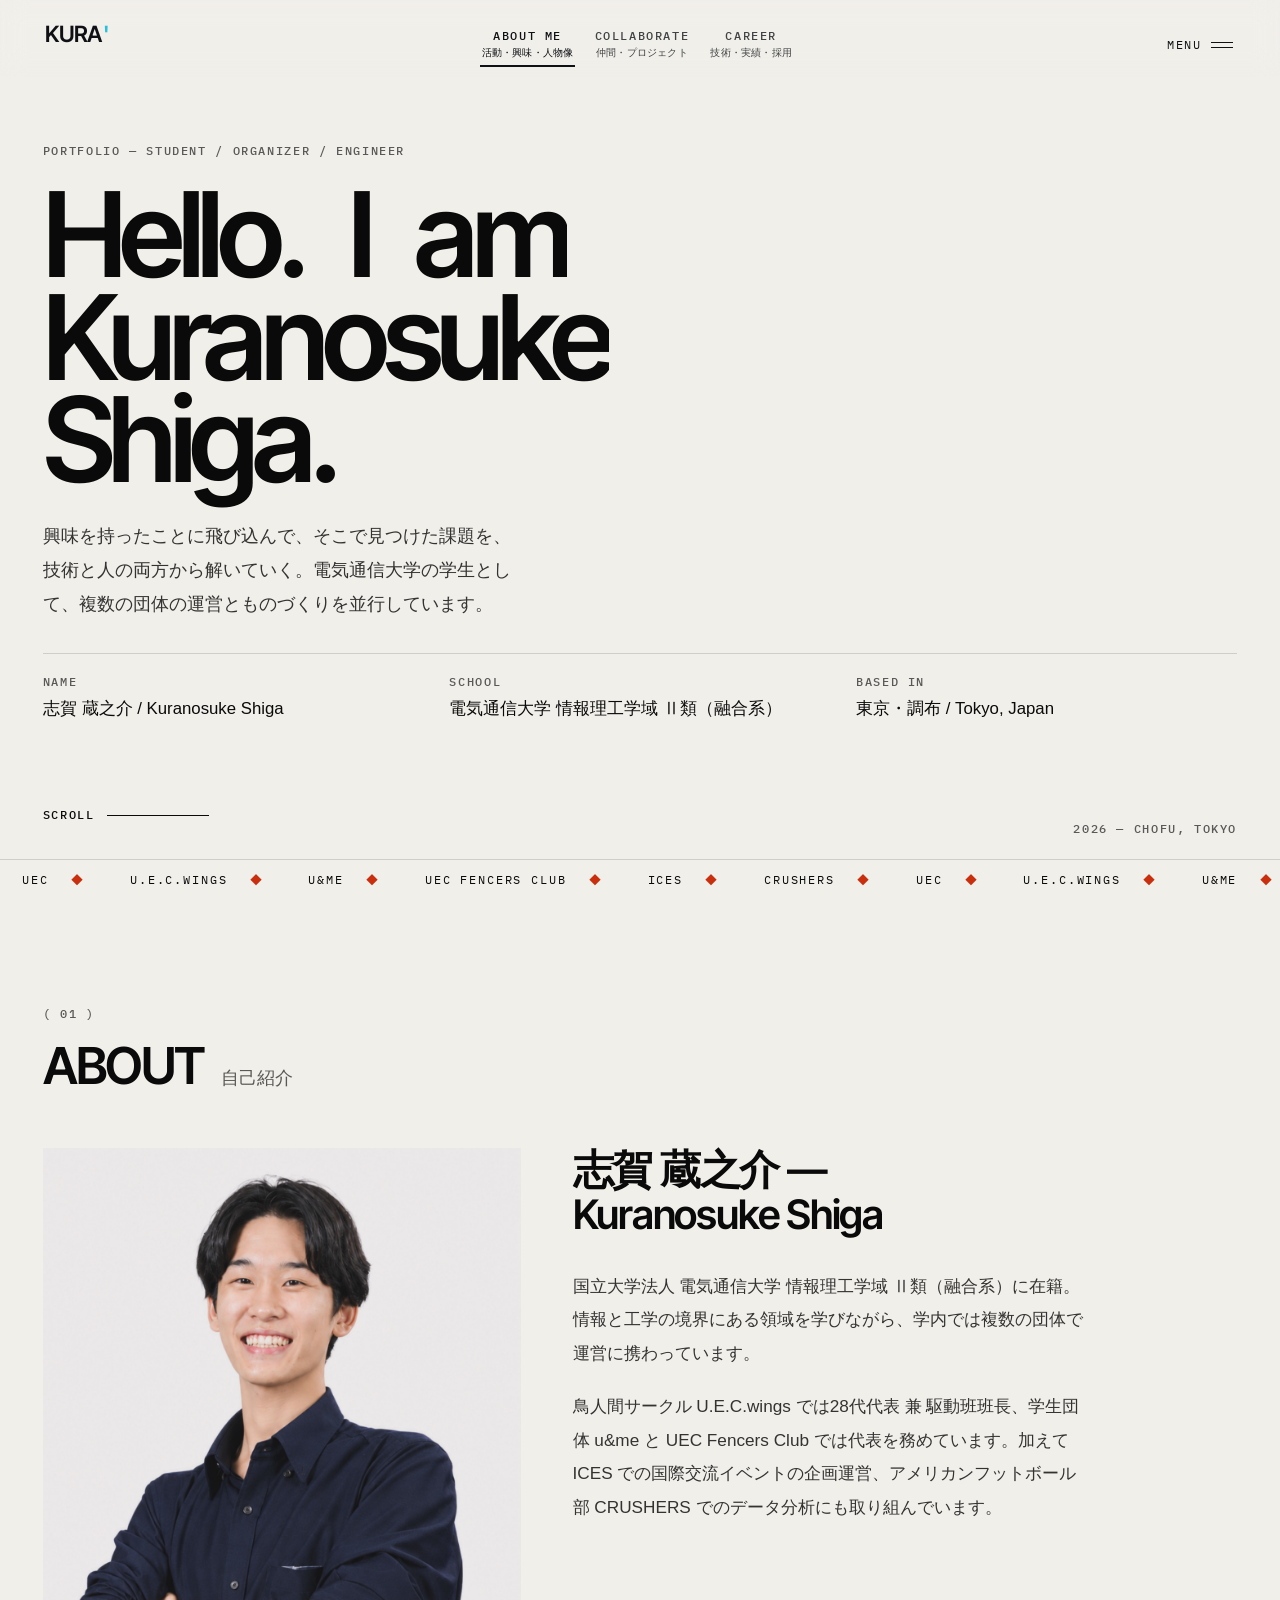
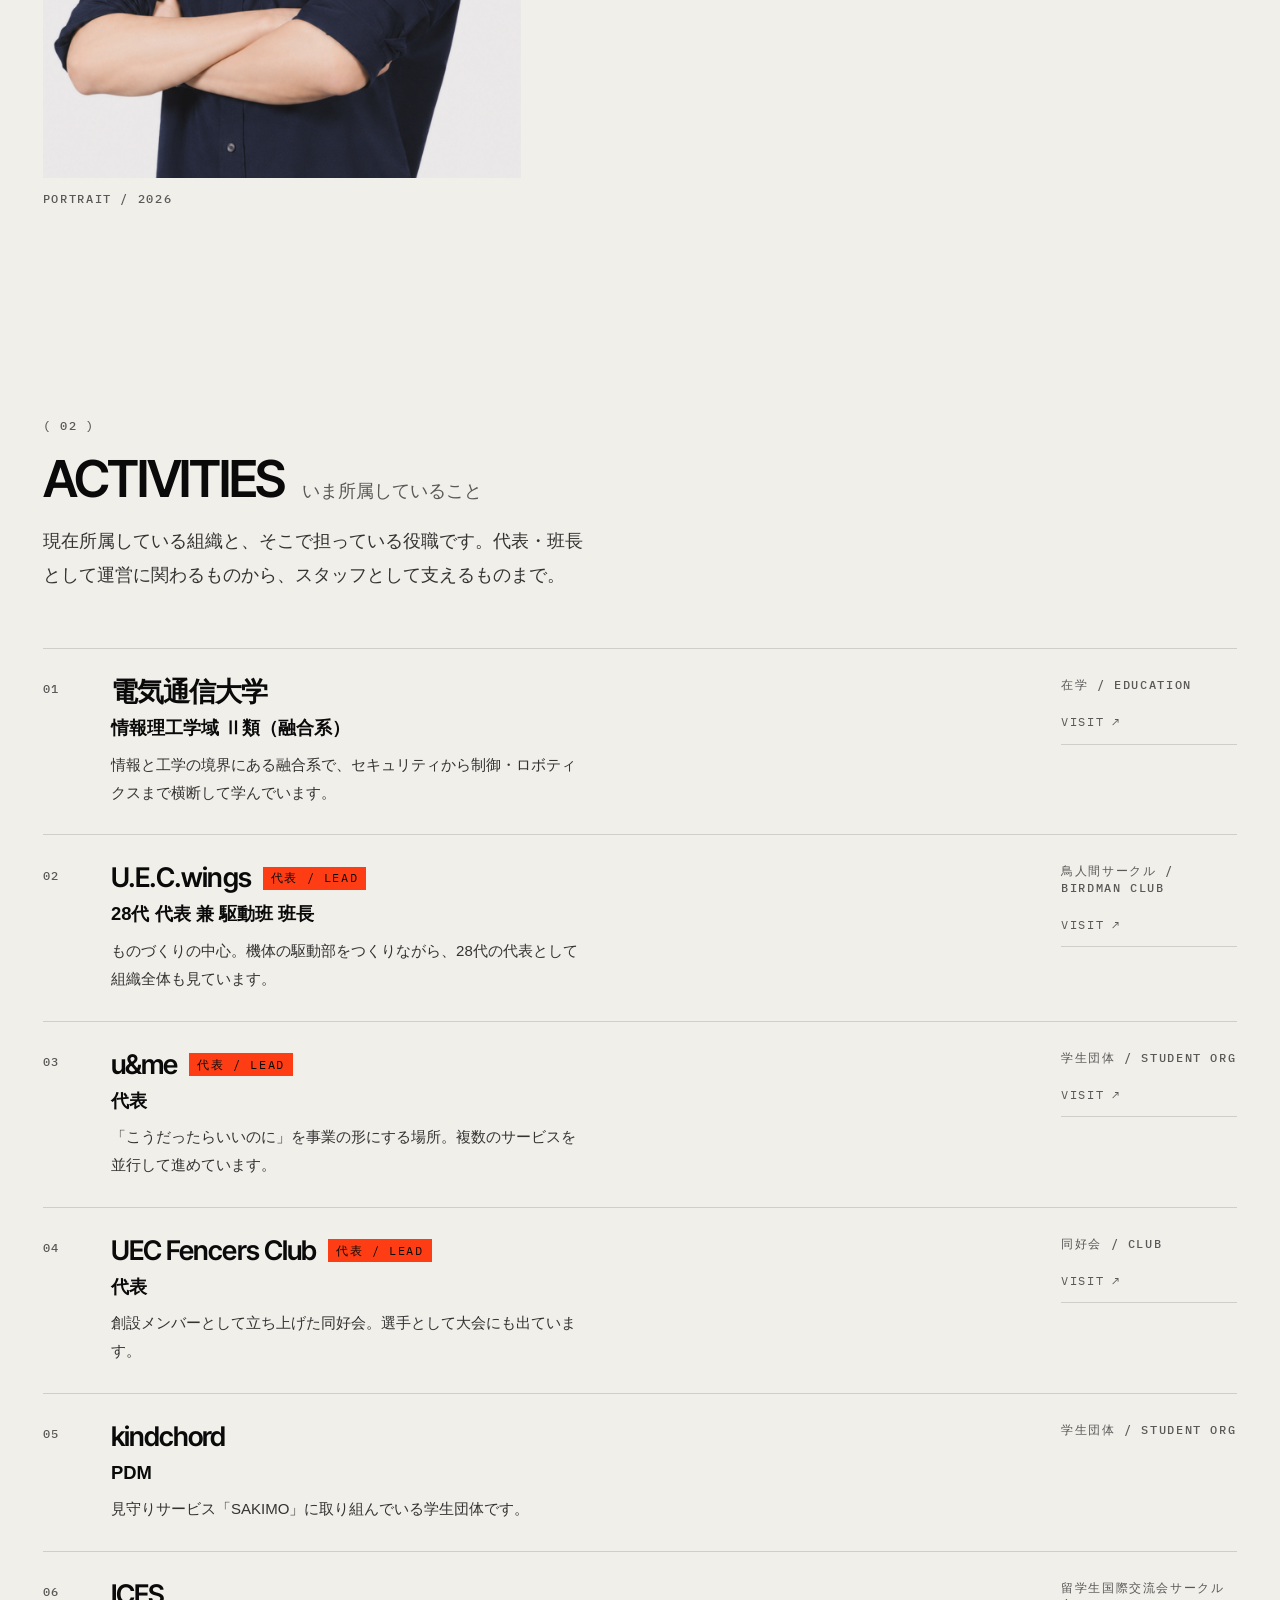
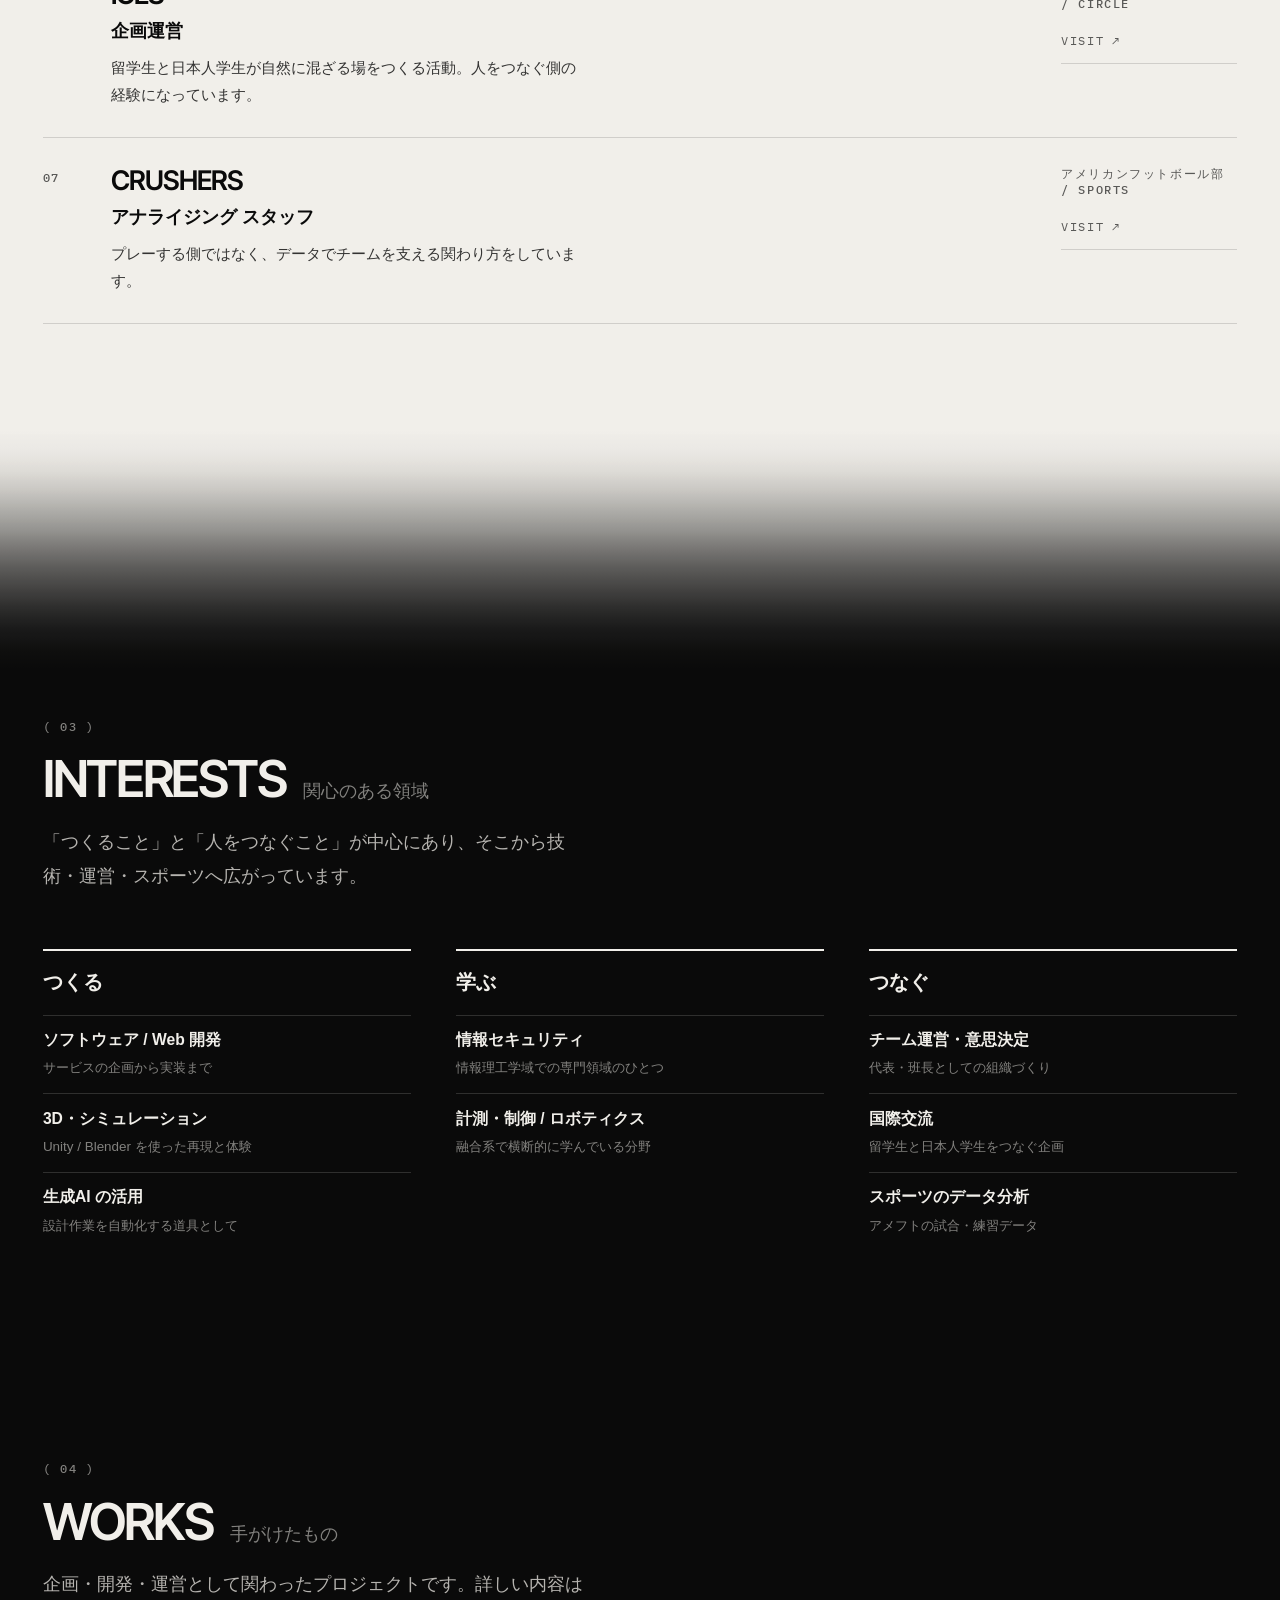
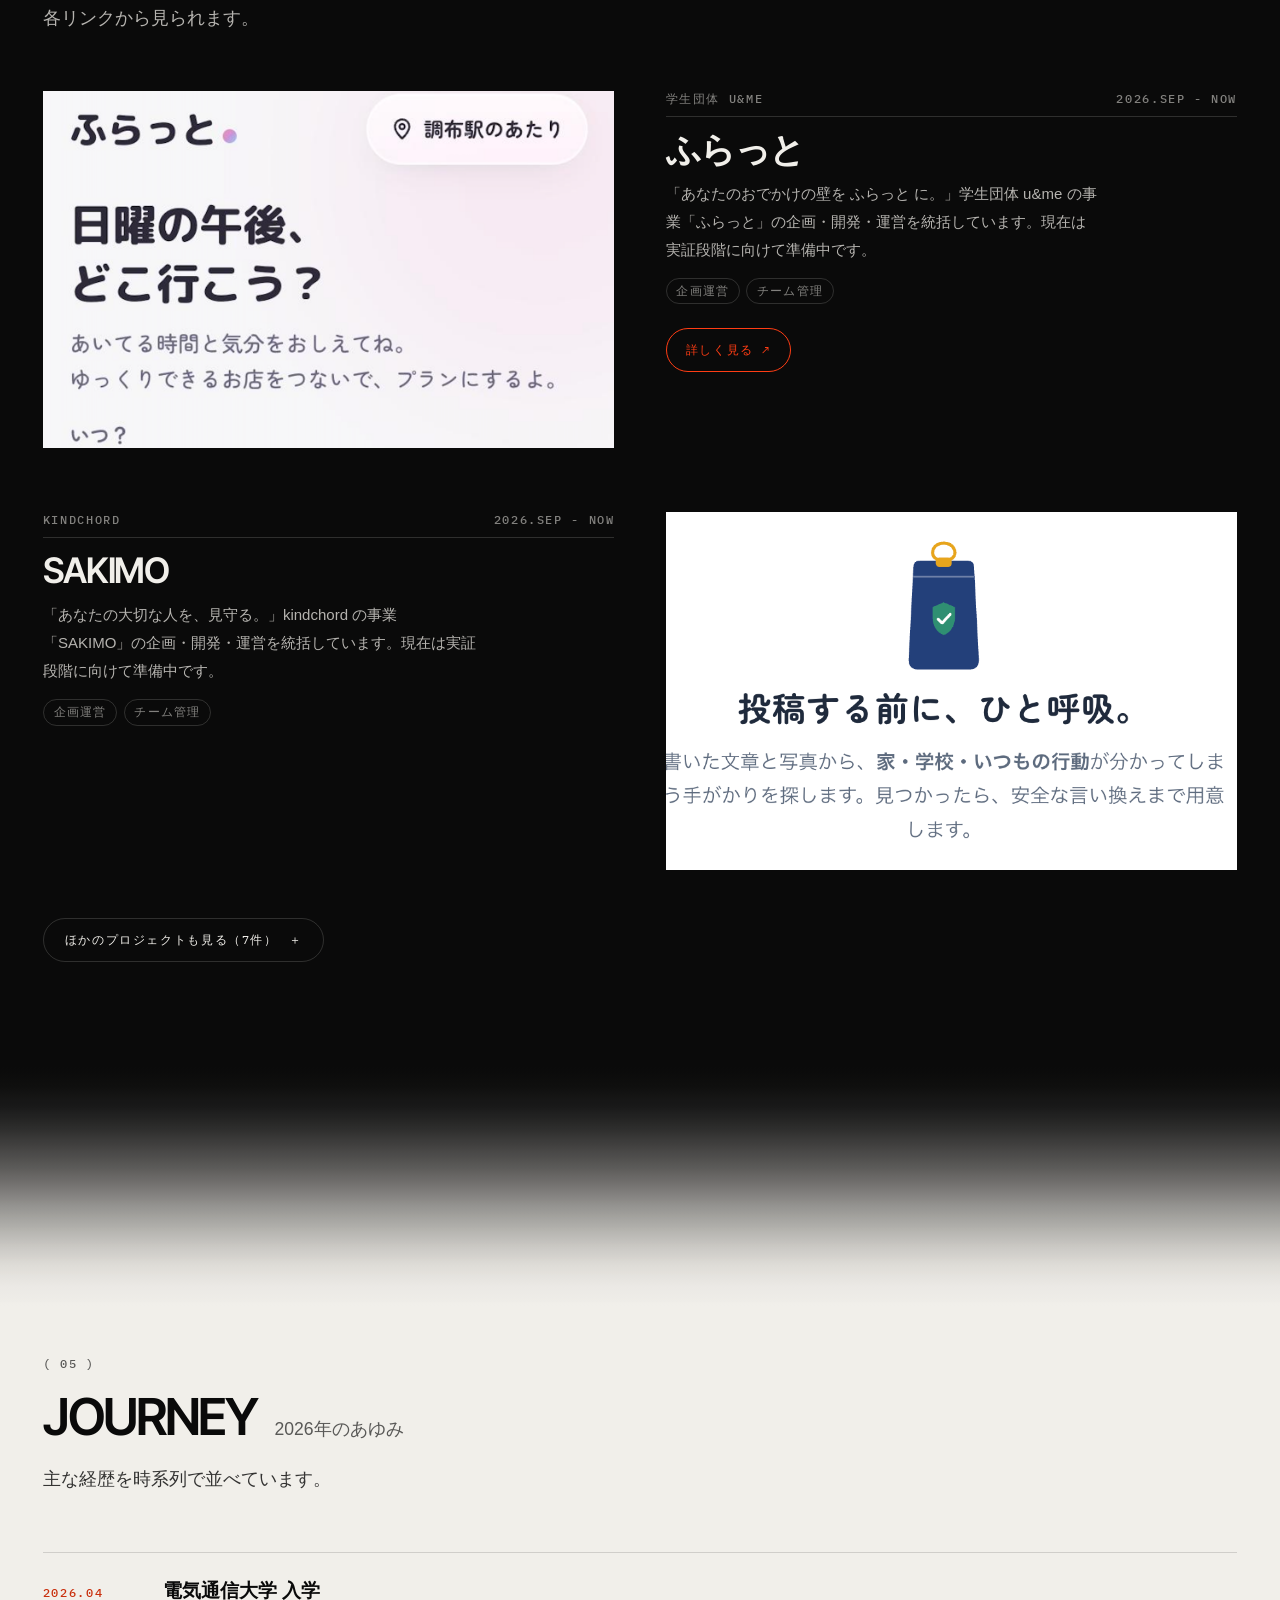
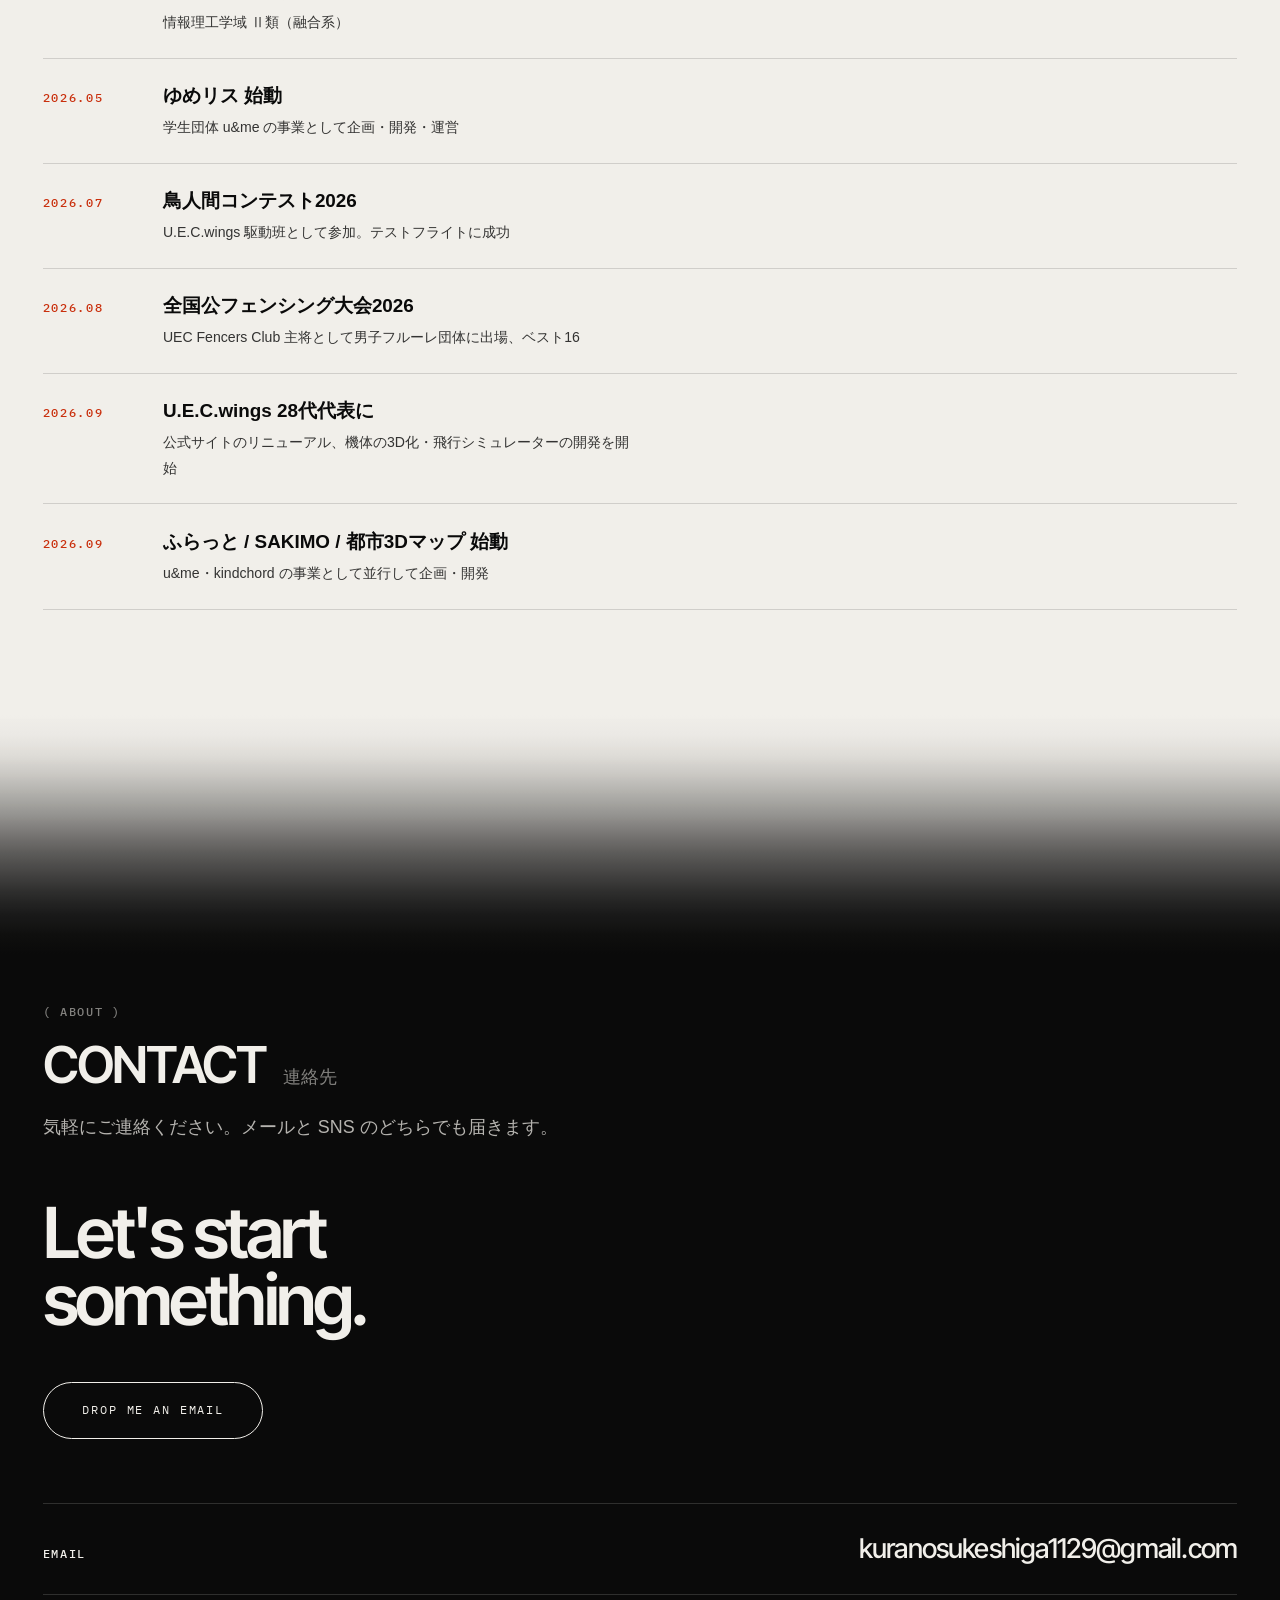
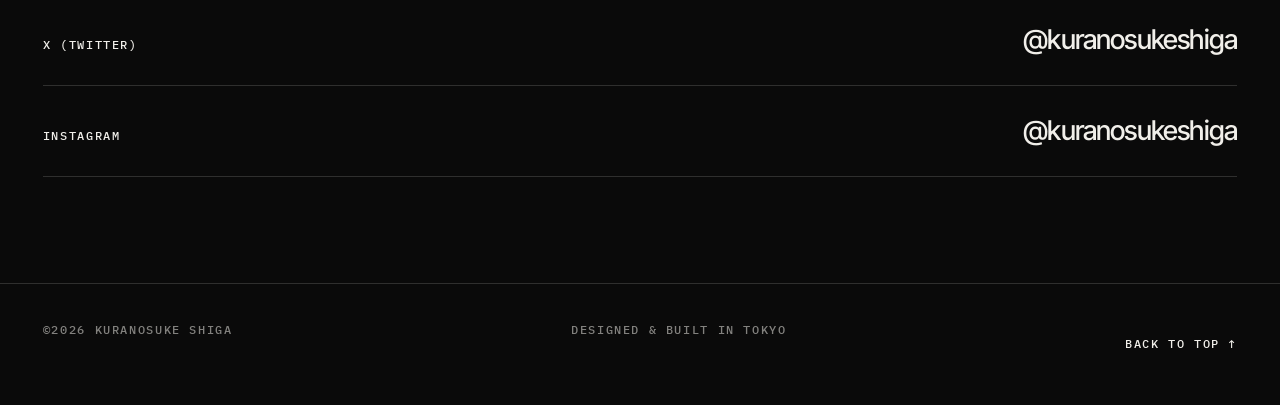
<file: index.html>
<!DOCTYPE html>
<html lang="ja">
<head>
<meta charset="utf-8" />
<meta name="viewport" content="width=device-width, initial-scale=1" />
<title>KURA' | 志賀 蔵之介のポートフォリオ</title>
<meta name="description" content="志賀蔵之介（Kuranosuke Shiga）のポートフォリオ。電気通信大学 情報理工学域 Ⅱ類（融合系）。U.E.C.wings 28代代表、学生団体 u&me 代表、UEC Fencers Club 代表ほか。活動・プロジェクト・技術を、目的別の3つの見方で紹介しています。" />
<meta name="author" content="Kuranosuke Shiga" />
<meta name="theme-color" content="#0b0b0b" />

<!-- JS が動く環境でだけ「出現前は隠す」スタイルを有効にする。
     JS が失敗しても文字や画像が消えないようにするための保険。 -->
<script>document.documentElement.classList.add("js");</script>

<!-- SNS シェア用の設定。
     og:url / og:image / twitter:image は「絶対URL」でないとクローラーが読めません。
     公開URLを変えたとき（独自ドメイン等）は、下の 4 か所のURLも書き換えてください。 -->
<link rel="canonical" href="https://1129kurakura.github.io/portfolio/" />
<meta property="og:type" content="website" />
<meta property="og:site_name" content="KURA'" />
<meta property="og:locale" content="ja_JP" />
<meta property="og:url" content="https://1129kurakura.github.io/portfolio/" />
<meta property="og:title" content="KURA' | 志賀 蔵之介のポートフォリオ" />
<meta property="og:description" content="電気通信大学の学生。複数の学生団体で代表を務めながら、Web・3D・生成AI を使ったプロダクト開発に取り組んでいます。" />
<meta property="og:image" content="https://1129kurakura.github.io/portfolio/assets/images/og.jpg" />
<meta property="og:image:width" content="1200" />
<meta property="og:image:height" content="630" />
<meta property="og:image:alt" content="KURA' — Kuranosuke Shiga のポートフォリオ" />
<meta name="twitter:card" content="summary_large_image" />
<meta name="twitter:site" content="@kuranosukeshiga" />
<meta name="twitter:image" content="https://1129kurakura.github.io/portfolio/assets/images/og.jpg" />

<link rel="icon" href="assets/images/favicon.svg" type="image/svg+xml" />
<link rel="preconnect" href="https://fonts.googleapis.com" />
<link rel="preconnect" href="https://fonts.gstatic.com" crossorigin />
<link rel="stylesheet" href="https://fonts.googleapis.com/css2?family=Inter+Tight:wght@400;500;600;700&family=IBM+Plex+Mono:wght@400;500&display=swap" />

<link rel="stylesheet" href="css/tokens.css" />
<link rel="stylesheet" href="css/base.css" />
<link rel="stylesheet" href="css/layout.css" />
<link rel="stylesheet" href="css/components.css" />
<link rel="stylesheet" href="css/sections.css" />
<link rel="stylesheet" href="css/views.css" />
</head>

<body>
<a class="skip-link" href="#viewRoot">本文へスキップ</a>

<!-- ============ LOADER ============ -->
<div class="loader" id="loader" aria-hidden="true">
  <div class="loader__mark"><span class="loader__word">KURA</span><span class="loader__tick">'</span></div>
  <div class="loader__count" id="loaderCount">000</div>
  <div class="loader__bar"><i id="loaderBar"></i></div>
</div>

<div class="progress" aria-hidden="true"><i id="progressBar"></i></div>
<div class="cursor" id="cursor" aria-hidden="true"><span class="cursor__dot"></span><span class="cursor__ring"></span></div>

<!-- ============ HEADER ============ -->
<header class="site-head" id="siteHead">
  <a class="brand" href="#top" data-cursor="link"><span class="brand__word">KURA</span><span class="brand__tick">'</span></a>

  <!-- 閲覧モードの切り替え。タブとして読み上げられます。 -->
  <div class="switch" id="viewSwitch" role="tablist" aria-label="閲覧モードの切り替え"></div>

  <button class="menu-btn" id="menuBtn" type="button" aria-expanded="false" aria-controls="menuPanel" data-cursor="link">
    <span class="menu-btn__label" data-open="MENU" data-close="CLOSE">MENU</span>
    <span class="menu-btn__lines" aria-hidden="true"><i></i><i></i></span>
  </button>
</header>

<!-- ヘッダーの裏を流れる文字をぼかす帯。透明なヘッダーに文字が重なって
     読みづらくなるのを防ぐ。不要なら、この 1 行を消せば元に戻る。 -->
<div class="head-scrim" aria-hidden="true"></div>

<!-- ============ FULLSCREEN MENU ============ -->
<div class="menu" id="menuPanel" role="dialog" aria-modal="true" aria-label="メニュー" hidden>
  <div class="menu__views">
    <p class="mono-label menu__viewslabel">閲覧モード</p>
    <div class="switch switch--stack" id="viewSwitchMobile" role="tablist" aria-label="閲覧モードの切り替え（メニュー内）"></div>
  </div>
  <nav class="menu__list" id="menuList" aria-label="セクション"></nav>
  <div class="menu__foot">
    <p class="mono-label">GET IN TOUCH</p>
    <div class="menu__socials" id="menuSocials"></div>
  </div>
</div>

<!-- モード切り替えを読み上げに伝えるための領域 -->
<p class="sr-only" id="viewAnnouncer" role="status" aria-live="polite"></p>

<!-- ============ 本文（モードごとに差し替わる） ============ -->
<main id="viewRoot" role="tabpanel" tabindex="-1" aria-labelledby="tab-about"></main>

<footer class="site-foot surface-ink">
  <div class="shell site-foot__inner">
    <p class="mono-label" id="footCopy"></p>
    <p class="mono-label" id="footNote"></p>
    <a class="mono-label to-top" href="#top" data-cursor="link">BACK TO TOP ↑</a>
  </div>
</footer>

<noscript>
  <div class="noscript">
    <h1>志賀 蔵之介 / Kuranosuke Shiga</h1>
    <p>電気通信大学 情報理工学域 Ⅱ類（融合系）</p>
    <h2>所属と役職</h2>
    <ul>
      <li>U.E.C.wings（鳥人間サークル） — 28代 代表 兼 駆動班 班長</li>
      <li>学生団体 u&amp;me — 代表</li>
      <li>UEC Fencers Club — 代表</li>
      <li>kindchord — PDM</li>
      <li>ICES（留学生国際交流会サークル） — 企画運営</li>
      <li>アメリカンフットボール部 CRUSHERS — アナライジングスタッフ</li>
    </ul>
    <h2>プロジェクト</h2>
    <ul>
      <li>ふらっと（学生団体 u&amp;me） — 実証段階に向けて準備中</li>
      <li>SAKIMO（kindchord） — 実証段階に向けて準備中</li>
      <li>都市3Dマップ（学生団体 u&amp;me） — 開発中</li>
      <li>ゆめリス（学生団体 u&amp;me） — 実証段階に向けて準備中</li>
      <li>U.E.C.wings 公式サイトのリニューアル — 公開中</li>
      <li>人力飛行機のフライトシミュレーター（Unity）</li>
      <li>機体三面図を自動で3D再現するシミュレーター（生成AI / Blender）</li>
    </ul>
    <h2>連絡先</h2>
    <p>
      メール: <a href="mailto:kuranosukeshiga1129@gmail.com">kuranosukeshiga1129@gmail.com</a><br />
      X: <a href="https://x.com/kuranosukeshiga">@kuranosukeshiga</a><br />
      Instagram: <a href="https://www.instagram.com/kuranosukeshiga/">@kuranosukeshiga</a>
    </p>
    <p>※ このページの全機能を使うには JavaScript を有効にしてください。</p>
  </div>
</noscript>

<script src="js/data.js"></script>
<script src="js/copy.js"></script>
<script src="js/parts.js"></script>
<script src="js/views.js"></script>
<script src="js/router.js"></script>
<script src="js/motion.js"></script>
<script src="js/ui.js"></script>
<script src="js/main.js"></script>
</body>
</html>
</file>
<file: css/tokens.css>
:root {
  /* --- 色 --- */
  --paper: #f1efea;
  --paper-2: #e5e1d9;
  --ink: #0a0a0a;
  --ink-2: #131313;
  --accent: #ff3d14;
  /* 明るい面で小さな文字に使うと薄い朱色は読みにくいため、文字用は濃いめにする */
  --accent-text: #c92f0d;

  /* 面ごとの意味トークン。:root は明るい面（既定値）。
     暗い面にしたいセクションには .surface-ink を付けると、
     下の .surface-ink で同じトークンが暗い面用に差し替わります。 */
  --surface: var(--paper);
  --on-surface: var(--ink);
  --surface-raise: #e7e4de;
  --line: rgba(10, 10, 10, 0.14);
  --muted: rgba(10, 10, 10, 0.66);
  --soft: rgba(10, 10, 10, 0.82);

  /* --- 書体 --- */
  --font-display: "Inter Tight", "Meiryo UI", "Meiryo", "Hiragino Sans",
    "Helvetica Neue", Arial, sans-serif;
  --font-mono: "IBM Plex Mono", ui-monospace, SFMono-Regular, Menlo, monospace;
  --font-ja: "Meiryo UI", "Meiryo", メイリオ, "Hiragino Sans",
    "Hiragino Kaku Gothic ProN", "Yu Gothic UI", "Yu Gothic", "Noto Sans JP",
    sans-serif;

  /* --- 文字サイズ --- */
  --text-mono: clamp(0.625rem, 0.58rem + 0.18vw, 0.75rem);
  --text-body: clamp(0.95rem, 0.9rem + 0.25vw, 1.075rem);
  --text-lede: clamp(1.05rem, 0.95rem + 0.55vw, 1.45rem);
  --text-section: clamp(2.6rem, 1.2rem + 6.4vw, 8rem);
  --text-hero: clamp(2.6rem, 0.5rem + 8.6vw, 9rem);
  --text-row: clamp(1.45rem, 1.1rem + 1.3vw, 2.3rem);
  --text-strip: clamp(4rem, 1rem + 14vw, 16rem);

  /* --- 余白 --- */
  --gutter: clamp(1.15rem, 0.6rem + 2.6vw, 3.5rem);
  --space-section: clamp(4rem, 3rem + 4.5vw, 8.5rem);
  /* 明るい面と暗い面をつなぐグラデーション帯の高さ */
  /* 固定ヘッダーのおおよその高さ。固定見出しとアンカー位置で使う */
  --head-h: clamp(3.5rem, 2.5rem + 2vw, 5rem);
  --seam-h: clamp(150px, 18vh + 6vw, 420px);
  --space-block: clamp(2.5rem, 1.8rem + 3vw, 5.5rem);
  --shell-max: 1680px;

  /* --- 動き --- */
  --dur-fast: 180ms;
  --dur-mid: 420ms;
  --dur-slow: 900ms;
  --ease-out-expo: cubic-bezier(0.16, 1, 0.3, 1);
  --ease-in-out: cubic-bezier(0.65, 0, 0.35, 1);

  /* --- 重なり順 --- */
  --z-cursor: 90;
  --z-loader: 80;
  --z-head: 75;
  --z-menu: 70;
  --z-hover-media: 50;

  --radius: 2px;
}

/* 暗い面：トークンだけを差し替える（部品側の CSS は共通のまま） */
.surface-ink,
.menu {
  --surface: var(--ink);
  --on-surface: var(--paper);
  --surface-raise: var(--ink-2);
  --line: rgba(241, 239, 234, 0.16);
  --muted: rgba(241, 239, 234, 0.52);
  --soft: rgba(241, 239, 234, 0.74);
  --accent-text: var(--accent);
}
</file>
<file: css/base.css>
*,
*::before,
*::after { box-sizing: border-box; }

html {
  -webkit-text-size-adjust: 100%;
  scroll-behavior: smooth;
}

body {
  margin: 0;
  background: var(--surface);
  color: var(--on-surface);
  font-family: var(--font-display);
  font-size: var(--text-body);
  line-height: 1.55;
  font-feature-settings: "kern" 1;
  -webkit-font-smoothing: antialiased;
  overflow-x: hidden;
}

body.is-locked { overflow: hidden; }

h1, h2, h3, p, figure, dl, dd, ol, ul {
  margin: 0;
  padding: 0;
}

ol, ul { list-style: none; }

a {
  color: inherit;
  text-decoration: none;
}

img, video {
  display: block;
  max-width: 100%;
  height: auto;
}

button {
  font: inherit;
  color: inherit;
  background: none;
  border: 0;
  padding: 0;
  cursor: pointer;
}

/* 読み上げ専用（画面には出さない） */
.sr-only {
  position: absolute;
  width: 1px;
  height: 1px;
  margin: -1px;
  padding: 0;
  overflow: hidden;
  clip-path: inset(50%);
  white-space: nowrap;
  border: 0;
}

/* キーボードで最初に出る「本文へスキップ」 */
.skip-link {
  position: fixed;
  top: 0.5rem;
  left: 0.5rem;
  z-index: 100;
  display: inline-flex;
  align-items: center;
  min-height: 44px;
  padding: 0.75rem 1.25rem;
  background: var(--ink);
  color: var(--paper);
  font-family: var(--font-mono);
  font-size: var(--text-mono);
  letter-spacing: 0.14em;
  border-radius: 999px;
  transform: translateY(-200%);
  transition: transform var(--dur-fast) var(--ease-out-expo);
}

.skip-link:focus-visible { transform: translateY(0); }

::selection {
  background: var(--accent);
  color: var(--paper);
}

:focus-visible {
  outline: 2px solid var(--accent);
  outline-offset: 4px;
}

/* --- 共通タイポグラフィ --- */
.mono-label {
  font-family: var(--font-mono);
  font-size: var(--text-mono);
  font-weight: 500;
  letter-spacing: 0.14em;
  text-transform: uppercase;
  line-height: 1.4;
}

.lede {
  font-size: var(--text-lede);
  line-height: 1.5;
  letter-spacing: -0.01em;
  max-width: 46ch;
}

.section-title {
  font-size: var(--text-section);
  font-weight: 600;
  line-height: 0.86;
  letter-spacing: -0.045em;
  text-transform: uppercase;
}

.section-title span { color: var(--accent-text); }

/* 固定ヘッダーの下に見出しが潜らないようにする */
section[id] { scroll-margin-top: calc(var(--head-h) + 0.75rem); }

.section-title--sm {
  font-size: clamp(1.9rem, 1rem + 3vw, 3.6rem);
  line-height: 1;
  text-transform: none;
  white-space: pre-line;
}

.section-tag {
  color: var(--muted);
  margin-bottom: var(--space-block);
}

/* --- 文字分割アニメーションの土台 --- */
.word {
  display: inline-block;
  overflow: hidden;
  vertical-align: top;
  padding-block: 0.2em 0.16em;
  margin-block: -0.2em -0.16em;
}

.js .word > i {
  display: inline-block;
  font-style: inherit;
  transform: translateY(105%);
  transition: transform var(--dur-slow) var(--ease-out-expo);
  transition-delay: var(--d, 0ms);
}

.is-revealed .word > i { transform: translateY(0); }

.js .rise {
  opacity: 0;
  transform: translateY(28px);
  transition: opacity var(--dur-slow) var(--ease-out-expo),
    transform var(--dur-slow) var(--ease-out-expo);
  transition-delay: var(--d, 0ms);
}

.is-revealed.rise,
.is-revealed .rise {
  opacity: 1;
  transform: none;
}

/* 大見出しは下から拭うように出す */
.js .section-title.rise {
  opacity: 1;
  transform: none;
  clip-path: inset(0 0 110% 0);
  transition: clip-path 1100ms var(--ease-out-expo) var(--d, 0ms);
}

.section-title.rise.is-revealed { clip-path: inset(0 0 -15% 0); }

/* --- JS 無効時 --- */
.noscript {
  padding: 4rem var(--gutter);
  font-family: var(--font-ja);
}
.noscript li { margin: 0.35rem 0; }

/* --- モーション低減 --- */
@media (prefers-reduced-motion: reduce) {
  html { scroll-behavior: auto; }
  *,
  *::before,
  *::after {
    animation-duration: 0.01ms !important;
    animation-iteration-count: 1 !important;
    transition-duration: 0.01ms !important;
  }
  .word > i { transform: none; }
  .rise { opacity: 1; transform: none; }
  /* 動きを減らす設定では、切り抜きや視差を使わず最初から全部見せる */
  .section-title.rise,
  .work__media,
  .profile__media .media { clip-path: none !important; }
  .media img { transform: none !important; }
}
</file>
<file: css/layout.css>
.shell {
  width: 100%;
  max-width: var(--shell-max);
  margin-inline: auto;
  padding-inline: var(--gutter);
}

/* --- ヘッダー --- */
.site-head {
  position: fixed;
  inset: 0 0 auto 0;
  z-index: var(--z-head);
  display: flex;
  align-items: center;
  justify-content: space-between;
  gap: 1rem;
  padding: clamp(1rem, 0.6rem + 1vw, 1.75rem) var(--gutter);
  mix-blend-mode: difference;
  color: #fff;
  transform: translateY(-110%);
  transition: transform var(--dur-mid) var(--ease-out-expo);
}

.site-head.is-in { transform: translateY(0); }

/* ヘッダーの裏に敷く、ぼかしの帯。背後の色をそのまま使うので
   白い面でも黒い面でも馴染む。下端はマスクで消して境目を作らない。 */
.head-scrim {
  position: fixed;
  inset: 0 0 auto 0;
  height: calc(var(--head-h) + 0.75rem);
  z-index: calc(var(--z-head) - 1);
  pointer-events: none;
  backdrop-filter: blur(12px);
  -webkit-backdrop-filter: blur(12px);
  -webkit-mask-image: linear-gradient(to bottom, #000 58%, transparent);
  mask-image: linear-gradient(to bottom, #000 58%, transparent);
  transform: translateY(-110%);
  transition: transform var(--dur-mid) var(--ease-out-expo);
}

.site-head.is-in + .head-scrim { transform: translateY(0); }
.site-head.is-hidden + .head-scrim { transform: translateY(-110%); }

/* メニューを開いている間は不要 */
body.is-locked .head-scrim { opacity: 0; }
.site-head.is-hidden { transform: translateY(-110%); }

.brand {
  display: inline-flex;
  align-items: center;
  min-height: 44px;
  padding-inline: 0.15rem;
  font-size: clamp(1rem, 0.85rem + 0.7vw, 1.4rem);
  font-weight: 600;
  letter-spacing: -0.03em;
  line-height: 1;
  display: inline-flex;
  align-items: flex-start;
}

.brand__tick {
  color: var(--accent-text);
  margin-left: 0.06em;
}

.site-nav {
  display: none;
  gap: clamp(1rem, 2vw, 2.5rem);
  font-family: var(--font-mono);
  font-size: var(--text-mono);
  letter-spacing: 0.14em;
}

.site-nav a { position: relative; padding-block: 0.25rem; }

.site-nav a::after {
  content: "";
  position: absolute;
  left: 0;
  bottom: 0;
  width: 100%;
  height: 1px;
  background: currentColor;
  transform: scaleX(0);
  transform-origin: right;
  transition: transform var(--dur-mid) var(--ease-out-expo);
}

.site-nav a:hover::after,
.site-nav a:focus-visible::after {
  transform: scaleX(1);
  transform-origin: left;
}

@media (min-width: 900px) {
  .site-nav { display: flex; }
}

/* --- セクション共通 --- */

/* 面が切り替わる境目は、グラデーションの帯でつないで段差を消す。
   帯の色は --paper(#f1efea) と --ink(#0a0a0a) の中間色を手で並べたもの。
   帯の高さぶん上に余白を足して、文字が帯の上に乗らないようにしている。 */
section[data-seam] { padding-top: calc(var(--seam-h) + var(--space-block) * 0.75); }

[data-seam]::before {
  content: "";
  position: absolute;
  inset: 0 0 auto 0;
  height: var(--seam-h);
  pointer-events: none;
}

/* 帯の上にごく薄い粒子を重ねる。8bit の色段差（バンディング）を散らし、
   粒子自体の切れ目が見えないよう上下はマスクで消している。 */
[data-seam]::after {
  content: "";
  position: absolute;
  inset: 0 0 auto 0;
  height: var(--seam-h);
  pointer-events: none;
  opacity: 0.06;
  mix-blend-mode: overlay;
  background-image: url("data:image/svg+xml,<svg%20xmlns='http://www.w3.org/2000/svg'%20width='180'%20height='180'><filter%20id='n'><feTurbulence%20type='fractalNoise'%20baseFrequency='0.9'%20numOctaves='4'%20stitchTiles='stitch'/></filter><rect%20width='180'%20height='180'%20filter='url%28%2523n%29'/></svg>");
  background-size: 180px 180px;
  -webkit-mask-image: linear-gradient(to bottom, transparent, #000 22%, #000 78%, transparent);
  mask-image: linear-gradient(to bottom, transparent, #000 22%, #000 78%, transparent);
}

[data-seam="from-paper"]::before {
  background: linear-gradient(
    to bottom,
    #f1efea 0%, #eceae6 8%, #e0ded9 17%,
    #cdcbc7 25%, #b5b4b0 33%, #9a9996 42%,
    #7e7c7a 50%, #61605e 58%, #464544 67%,
    #2e2e2d 75%, #1b1b1b 83%, #0f0f0e 92%,
    #0a0a0a 100%
  );
}

[data-seam="from-ink"]::before {
  background: linear-gradient(
    to bottom,
    #0a0a0a 0%, #0f0f0e 8%, #1b1b1b 17%,
    #2e2e2d 25%, #464544 33%, #61605e 42%,
    #7e7c7a 50%, #9a9996 58%, #b5b4b0 67%,
    #cdcbc7 75%, #e0ded9 83%, #eceae6 92%,
    #f1efea 100%
  );
}

/* 面の指定はセクションのクラス（surface-paper / surface-ink）で行う */
.surface-paper,
.surface-ink {
  background: var(--surface);
  color: var(--on-surface);
}


/* --- フッター --- */
.site-foot {
  border-top: 1px solid var(--line);
  padding-block: clamp(1.5rem, 3vw, 2.5rem);
}

.site-foot__inner {
  display: flex;
  flex-wrap: wrap;
  gap: 0.75rem 2rem;
  justify-content: space-between;
  color: var(--muted);
}

.to-top {
  display: inline-flex;
  align-items: center;
  min-height: 44px;
  color: var(--on-surface);
  transition: color var(--dur-fast) linear;
}
.to-top:hover { color: var(--accent-text); }
</file>
<file: css/components.css>
/* ---------- ローダー ---------- */
.loader {
  position: fixed;
  inset: 0;
  z-index: var(--z-loader);
  background: var(--ink);
  color: var(--paper);
  display: grid;
  place-items: center;
  transition: opacity 700ms var(--ease-out-expo),
    visibility 700ms var(--ease-out-expo);
}

.loader.is-done {
  opacity: 0;
  visibility: hidden;
}

.loader__mark {
  display: flex;
  align-items: flex-start;
  font-size: clamp(2.5rem, 1rem + 7vw, 7rem);
  font-weight: 600;
  letter-spacing: -0.05em;
  line-height: 1;
}

.loader__word {
  display: inline-block;
  clip-path: inset(0 100% 0 0);
  transition: clip-path 1400ms var(--ease-out-expo);
}

.loader.is-armed .loader__word { clip-path: inset(0 0 0 0); }

.loader__tick {
  color: var(--accent-text);
  opacity: 0;
  transition: opacity 400ms linear 900ms;
}
.loader.is-armed .loader__tick { opacity: 1; }

.loader__count {
  position: absolute;
  bottom: clamp(1.5rem, 4vw, 3rem);
  font-family: var(--font-mono);
  font-size: var(--text-mono);
  letter-spacing: 0.2em;
}

.loader__bar {
  position: absolute;
  left: 0;
  bottom: 0;
  width: 100%;
  height: 2px;
  background: rgba(241, 239, 234, 0.16);
}

.loader__bar i {
  display: block;
  height: 100%;
  width: 0%;
  background: var(--accent);
  transition: width 160ms linear;
}

/* ---------- スクロール進捗バー ---------- */
.progress {
  position: fixed;
  inset: 0 0 auto 0;
  height: 2px;
  z-index: var(--z-head);
  pointer-events: none;
}

.progress i {
  display: block;
  height: 100%;
  background: var(--accent);
  transform: scaleX(var(--p, 0));
  transform-origin: left center;
}

/* ---------- カスタムカーソル ---------- */
.cursor {
  position: fixed;
  top: 0;
  left: 0;
  z-index: var(--z-cursor);
  pointer-events: none;
  mix-blend-mode: difference;
  opacity: 0;
  transition: opacity var(--dur-fast) linear;
}

.cursor.is-active { opacity: 1; }

.cursor__dot,
.cursor__ring {
  position: absolute;
  border-radius: 50%;
  transform: translate(-50%, -50%);
}

.cursor__dot {
  width: 6px;
  height: 6px;
  background: #fff;
}

.cursor__ring {
  width: 34px;
  height: 34px;
  border: 1px solid rgba(255, 255, 255, 0.85);
  transition: width var(--dur-fast) var(--ease-out-expo),
    height var(--dur-fast) var(--ease-out-expo),
    opacity var(--dur-fast) linear;
}

.cursor.is-link .cursor__ring { width: 58px; height: 58px; }
.cursor.is-link .cursor__dot { opacity: 0; }

@media (hover: none), (pointer: coarse) {
  .cursor { display: none; }
}

/* ---------- メニューボタン ---------- */
.menu-btn {
  display: inline-flex;
  align-items: center;
  gap: 0.6rem;
  min-height: 44px;
  padding-inline: 0.25rem;
  font-family: var(--font-mono);
  font-size: var(--text-mono);
  letter-spacing: 0.14em;
}

.menu-btn__lines {
  display: inline-flex;
  flex-direction: column;
  gap: 4px;
  width: 22px;
}

.menu-btn__lines i {
  display: block;
  height: 1px;
  background: currentColor;
  transition: transform var(--dur-mid) var(--ease-out-expo);
}

.menu-btn[aria-expanded="true"] .menu-btn__lines i:first-child {
  transform: translateY(2.5px) rotate(45deg);
}
.menu-btn[aria-expanded="true"] .menu-btn__lines i:last-child {
  transform: translateY(-2.5px) rotate(-45deg);
}

/* ---------- 全画面メニュー ---------- */
.menu {
  position: fixed;
  inset: 0;
  z-index: var(--z-menu);
  background: var(--ink);
  color: var(--on-surface);
  display: flex;
  flex-direction: column;
  justify-content: space-between;
  padding: clamp(5rem, 12vh, 9rem) var(--gutter) clamp(1.5rem, 4vw, 3rem);
  clip-path: inset(0 0 100% 0);
  transition: clip-path 700ms var(--ease-out-expo);
}

.menu[hidden] { display: none; }
.menu.is-open { clip-path: inset(0 0 0 0); }

.menu__list { display: flex; flex-direction: column; }

.menu__link {
  display: flex;
  align-items: baseline;
  gap: clamp(0.75rem, 2vw, 2rem);
  padding-block: clamp(0.35rem, 1.2vw, 0.85rem);
  border-top: 1px solid var(--line);
  font-size: clamp(2rem, 1rem + 5vw, 5rem);
  font-weight: 500;
  letter-spacing: -0.04em;
  line-height: 1.05;
  transition: color var(--dur-fast) linear, padding-left var(--dur-mid) var(--ease-out-expo);
}

.menu__link:hover,
.menu__link:focus-visible {
  color: var(--accent-text);
  padding-left: clamp(0.5rem, 2vw, 2rem);
}

.menu__link span {
  font-family: var(--font-mono);
  font-size: var(--text-mono);
  letter-spacing: 0.14em;
  color: var(--muted);
}

.menu__foot {
  display: flex;
  flex-wrap: wrap;
  gap: 1rem 3rem;
  align-items: baseline;
  color: var(--muted);
  border-top: 1px solid var(--line);
  padding-top: 1.25rem;
}

.menu__socials {
  display: flex;
  flex-wrap: wrap;
  gap: 0.75rem 2rem;
}

.menu__socials a {
  font-family: var(--font-mono);
  font-size: var(--text-mono);
  letter-spacing: 0.14em;
  text-transform: uppercase;
  color: var(--on-surface);
  transition: color var(--dur-fast) linear;
}
.menu__socials a:hover { color: var(--accent-text); }

/* ---------- 流れる帯（ティッカー） ---------- */
.ticker {
  position: absolute;
  left: 0;
  bottom: 0;
  width: 100%;
  overflow: hidden;
  border-top: 1px solid var(--line);
  padding-block: 0.7rem;
}

.ticker__track {
  display: flex;
  width: max-content;
  will-change: transform;
  animation: slide 38s linear infinite;
}

.ticker__track span {
  font-family: var(--font-mono);
  font-size: var(--text-mono);
  letter-spacing: 0.16em;
  text-transform: uppercase;
  padding-inline: 1.4rem;
  white-space: nowrap;
}

.ticker__track span::after {
  content: "◆";
  margin-left: 1.4rem;
  color: var(--accent-text);
}

@keyframes slide {
  from { transform: translate3d(0, 0, 0); }
  to { transform: translate3d(-50%, 0, 0); }
}

/* ---------- 画像プレースホルダ ---------- */
.media {
  position: relative;
  width: 100%;
  aspect-ratio: var(--ratio, 4 / 5);
  overflow: hidden;
  background: linear-gradient(135deg, var(--ink-2) 0%, #232323 100%);
}

.media img {
  width: 100%;
  height: 100%;
  object-fit: cover;
}

.media[data-empty="true"]::before {
  content: attr(data-initials);
  position: absolute;
  inset: 0;
  display: grid;
  place-items: center;
  font-size: clamp(2rem, 5vw, 4rem);
  font-weight: 600;
  letter-spacing: -0.04em;
  color: rgba(241, 239, 234, 0.22);
}

.media[data-empty="true"]::after {
  content: "NO IMAGE — assets/images/";
  position: absolute;
  left: 0.75rem;
  bottom: 0.75rem;
  font-family: var(--font-mono);
  font-size: 0.6rem;
  letter-spacing: 0.14em;
  color: rgba(241, 239, 234, 0.4);
}

/* ---------- タグ / バッジ ---------- */
.tag {
  font-family: var(--font-mono);
  font-size: var(--text-mono);
  letter-spacing: 0.1em;
  text-transform: uppercase;
  border: 1px solid var(--line);
  border-radius: 999px;
  padding: 0.28em 0.85em;
  color: var(--muted);
  white-space: nowrap;
}

.badge {
  display: inline-block;
  font-family: var(--font-mono);
  font-size: var(--text-mono);
  letter-spacing: 0.14em;
  background: var(--accent);
  color: var(--ink);
  padding: 0.25em 0.7em;
  vertical-align: middle;
}

/* ---------- ボタン ---------- */
.btn {
  position: relative;
  display: inline-flex;
  align-items: center;
  min-height: 44px;
  gap: 0.9rem;
  border: 1px solid currentColor;
  border-radius: 999px;
  padding: clamp(0.8rem, 1.6vw, 1.15rem) clamp(1.4rem, 3vw, 2.4rem);
  font-family: var(--font-mono);
  font-size: var(--text-mono);
  letter-spacing: 0.16em;
  text-transform: uppercase;
  overflow: hidden;
  isolation: isolate;
}

.btn::before {
  content: "";
  position: absolute;
  inset: 0;
  z-index: -1;
  background: var(--accent);
  transform: translateY(101%);
  transition: transform var(--dur-mid) var(--ease-out-expo);
}

.btn:hover::before,
.btn:focus-visible::before { transform: translateY(0); }

.btn:hover,
.btn:focus-visible {
  color: var(--paper);
  border-color: var(--accent-text);
}

/* ---------- 閲覧モードの切り替え ---------- */
/* ヘッダーは difference 合成なので、塗りではなく
   不透明度と下線で選択状態を示す（どちらの面でも読める）。 */
.switch {
  display: none;
  align-items: stretch;
  gap: clamp(0.5rem, 1.4vw, 1.5rem);
}

@media (min-width: 900px) { .switch { display: inline-flex; } }

.switch__btn {
  display: inline-flex;
  flex-direction: column;
  align-items: center;
  gap: 0.15rem;
  padding: 0.3rem 0.1rem 0.45rem;
  border-bottom: 2px solid transparent;
  opacity: 0.78;
  transition: opacity var(--dur-fast) linear,
    border-color var(--dur-fast) linear;
}

.switch__btn:hover { opacity: 1; }

.switch__btn.is-active {
  opacity: 1;
  border-bottom-color: currentColor;
}

.switch__label {
  font-family: var(--font-mono);
  font-size: var(--text-mono);
  font-weight: 500;
  letter-spacing: 0.14em;
}

.switch__note {
  font-family: var(--font-ja);
  font-size: 0.62rem;
  letter-spacing: 0.02em;
  line-height: 1;
}

/* メニューの中（合成なし）では、塗りで選択状態を示す */
.switch--stack {
  display: grid;
  gap: 0.5rem;
  width: 100%;
}

.switch--stack .switch__btn {
  flex-direction: row;
  align-items: baseline;
  justify-content: flex-start;
  gap: 0.75rem;
  padding: 0.85rem 1.1rem;
  border: 1px solid var(--line);
  border-radius: 999px;
  opacity: 1;
  color: var(--muted);
  min-height: 44px;
}

.switch--stack .switch__btn.is-active {
  border-color: var(--accent);
  background: var(--accent);
  color: var(--ink);
}

.switch--stack .switch__note { opacity: 0.85; }

/* ---------- タグ ---------- */
.taglist {
  display: flex;
  flex-wrap: wrap;
  gap: 0.4rem;
}

/* ---------- 本文中のリンク ---------- */
.linklist {
  display: flex;
  flex-wrap: wrap;
  align-items: center;
  gap: 0.7rem 1.4rem;
}

.actionlink {
  display: inline-flex;
  align-items: center;
  gap: 0.5rem;
  min-height: 44px;
  font-family: var(--font-mono);
  font-size: var(--text-mono);
  letter-spacing: 0.14em;
  text-transform: uppercase;
  border-bottom: 1px solid var(--line);
  transition: color var(--dur-fast) linear, border-color var(--dur-fast) linear;
}

.actionlink:hover,
.actionlink:focus-visible {
  color: var(--accent-text);
  border-color: var(--accent-text);
}

.actionlink.is-primary {
  border: 1px solid var(--accent-text);
  border-radius: 999px;
  padding: 0.65rem 1.2rem;
  color: var(--accent-text);
}

.actionlink.is-primary:hover,
.actionlink.is-primary:focus-visible {
  background: var(--accent-text);
  color: var(--paper);
}

.actionlink__arrow {
  font-style: normal;
  transition: transform var(--dur-mid) var(--ease-out-expo);
}

.actionlink:hover .actionlink__arrow { transform: translate(3px, -3px); }

/* ---------- 続きを開く（段階的な開示） ---------- */
.more { margin-top: clamp(2rem, 4vw, 3rem); }

.more__toggle {
  display: inline-flex;
  align-items: center;
  gap: 0.7rem;
  min-height: 44px;
  padding: 0.7rem 1.3rem;
  border: 1px solid var(--line);
  border-radius: 999px;
  font-family: var(--font-mono);
  font-size: var(--text-mono);
  letter-spacing: 0.14em;
  cursor: pointer;
  list-style: none;
  transition: border-color var(--dur-fast) linear, color var(--dur-fast) linear;
}

.more__toggle::-webkit-details-marker { display: none; }

.more__toggle:hover,
.more__toggle:focus-visible {
  border-color: var(--accent-text);
  color: var(--accent-text);
}

.more__sign { font-style: normal; }
.more[open] .more__sign { transform: rotate(45deg); }

.more__body { margin-top: clamp(2rem, 4vw, 3.5rem); }
.more--case { margin-top: 1.25rem; }
</file>
<file: css/sections.css>
/* ============================================================
   sections.css — 最初の画面・セクションの枠・連絡先
   （セクションの中身は views.css）
   ============================================================ */

/* ---------------- HERO ---------------- */
.hero {
  position: relative;
  min-height: 100svh;
  display: flex;
  flex-direction: column;
  justify-content: flex-end;
  padding-top: clamp(5rem, 11vh, 8rem);
  padding-bottom: 0;
  background: var(--surface);
  overflow: hidden;
}

.hero__inner {
  flex: 1;
  display: flex;
  flex-direction: column;
  justify-content: center;
}

.hero__eyebrow {
  color: var(--muted);
  margin-bottom: clamp(0.85rem, 2vw, 1.5rem);
}

.hero__title {
  font-size: var(--text-hero);
  font-weight: 600;
  line-height: 0.87;
  letter-spacing: -0.055em;
  text-wrap: balance;
}

.hero__title .line { display: block; }
.hero__title .word { margin-right: 0.22em; }
.hero__title .line:last-child .word:last-child { margin-right: 0; }

.hero__lead {
  font-family: var(--font-ja);
  font-size: clamp(0.95rem, 0.9rem + 0.35vw, 1.15rem);
  line-height: 1.85;
  color: var(--soft);
  max-width: 46ch;
  margin-top: clamp(1.1rem, 2.2vw, 1.75rem);
}

.hero__meta {
  display: grid;
  gap: clamp(0.85rem, 2vw, 2rem);
  grid-template-columns: 1fr;
  margin-top: clamp(1.25rem, 2.6vw, 2rem);
  border-top: 1px solid var(--line);
  padding-top: 1.25rem;
}

@media (min-width: 760px) {
  .hero__meta { grid-template-columns: repeat(3, minmax(0, 1fr)); }
}

.hero__meta dt {
  font-family: var(--font-mono);
  font-size: var(--text-mono);
  letter-spacing: 0.14em;
  color: var(--muted);
  margin-bottom: 0.35rem;
}

.hero__meta dd {
  margin: 0;
  font-family: var(--font-ja);
  font-size: clamp(0.9rem, 0.82rem + 0.35vw, 1.05rem);
}

.hero__foot {
  display: flex;
  align-items: flex-end;
  justify-content: space-between;
  gap: 1rem;
  padding-block: clamp(1.5rem, 3vh, 2.5rem) clamp(3.75rem, 7vh, 5.5rem);
  color: var(--muted);
}

.scroll-cue {
  display: inline-flex;
  align-items: center;
  min-height: 44px;
  gap: 0.75rem;
  color: var(--on-surface);
}

.scroll-cue__line {
  display: block;
  width: clamp(48px, 8vw, 120px);
  height: 1px;
  background: currentColor;
  transform-origin: left;
  animation: cue 2.6s var(--ease-in-out) infinite;
}

@keyframes cue {
  0%, 100% { transform: scaleX(0.35); }
  50% { transform: scaleX(1); }
}

/* ---------------- セクションの枠 ---------------- */
.block {
  position: relative;
  padding-block: var(--space-section);
}

.block__head {
  display: grid;
  gap: clamp(0.75rem, 1.5vw, 1.25rem);
  margin-bottom: clamp(2rem, 4.5vw, 3.5rem);
  max-width: 72ch;
}

.block__no { color: var(--muted); }

.block__title {
  display: flex;
  flex-wrap: wrap;
  align-items: baseline;
  gap: 0.4rem 1.1rem;
}

.block__titleen {
  font-size: clamp(1.9rem, 1.1rem + 2.6vw, 3.4rem);
  font-weight: 600;
  letter-spacing: -0.045em;
  line-height: 1;
}

.block__titleja {
  font-family: var(--font-ja);
  font-size: clamp(0.92rem, 0.86rem + 0.3vw, 1.1rem);
  font-weight: 500;
  color: var(--muted);
}

.block__lede {
  font-family: var(--font-ja);
  font-size: clamp(0.95rem, 0.9rem + 0.3vw, 1.12rem);
  line-height: 1.9;
  color: var(--soft);
  max-width: 56ch;
}

.block__body--wide { max-width: none; }

/* ---------------- CONTACT ---------------- */
.contact__title {
  font-size: clamp(2.2rem, 1.2rem + 4vw, 5rem);
  font-weight: 600;
  line-height: 0.95;
  letter-spacing: -0.05em;
  max-width: 14ch;
}

.contact__actions {
  margin-top: clamp(2rem, 4vw, 3rem);
  display: flex;
  flex-wrap: wrap;
  gap: 1rem;
}

.contact__links {
  margin-top: clamp(2.5rem, 5vw, 4rem);
  border-top: 1px solid var(--line);
}

.contact__link {
  display: flex;
  flex-wrap: wrap;
  align-items: baseline;
  justify-content: space-between;
  gap: 0.5rem 2rem;
  padding-block: clamp(1rem, 2vw, 1.5rem);
  border-bottom: 1px solid var(--line);
  transition: padding-left var(--dur-mid) var(--ease-out-expo),
    color var(--dur-fast) linear;
}

.contact__link:hover,
.contact__link:focus-visible {
  color: var(--accent-text);
  padding-left: clamp(0.5rem, 1.5vw, 1.5rem);
}

.contact__link b {
  font-size: clamp(1.1rem, 0.9rem + 1vw, 1.9rem);
  font-weight: 500;
  letter-spacing: -0.03em;
}

/* ---------------- 流れる帯 ---------------- */
.ticker {
  position: absolute;
  left: 0;
  bottom: 0;
  width: 100%;
  overflow: hidden;
  border-top: 1px solid var(--line);
  padding-block: 0.7rem;
}
</file>
<file: css/views.css>
/* ============================================================
   views.css — 各セクションの中身

   どのモードでも同じ部品を使い回します。
   面の色（白 / 黒）はトークンで切り替わるので、
   ここでは色を直接書かず var(--surface) 等を使います。
   ============================================================ */

/* ---------------- ABOUT：プロフィール ---------------- */
.intro {
  display: grid;
  gap: clamp(1.75rem, 4vw, 4rem);
  align-items: start;
}

@media (min-width: 900px) {
  .intro { grid-template-columns: minmax(0, 0.72fr) minmax(0, 1fr); }
  .intro__media { position: sticky; top: calc(var(--head-h) + 2rem); }
}

.intro__media { margin: 0; }
.intro__media .media { --ratio: 3 / 4; max-height: 70vh; }
.intro__media .media img { transform: none; }
.intro__media figcaption { margin-top: 0.8rem; color: var(--muted); }

.intro__name {
  font-size: clamp(1.6rem, 1.1rem + 1.8vw, 2.6rem);
  font-weight: 600;
  line-height: 1.1;
  letter-spacing: -0.03em;
  white-space: pre-line;
  margin-bottom: clamp(1.25rem, 2.5vw, 2rem);
}

.intro__text p {
  font-family: var(--font-ja);
  line-height: 1.95;
  color: var(--soft);
  max-width: 54ch;
}

.intro__text p + p { margin-top: 1.25rem; }

/* ---------------- 団体の一覧 ---------------- */
.actlist { border-top: 1px solid var(--line); }

.actlist__row {
  position: relative;
  display: grid;
  gap: 0.4rem clamp(1rem, 2.2vw, 2.5rem);
  padding-block: clamp(1.15rem, 2.2vw, 1.75rem);
  border-bottom: 1px solid var(--line);
  align-items: start;
  transition: padding-left var(--dur-mid) var(--ease-out-expo);
}

@media (min-width: 900px) {
  .actlist__row { grid-template-columns: 2.5rem minmax(0, 1fr) 11rem; }
}

.actlist__row::before {
  content: "";
  position: absolute;
  left: 0;
  bottom: -1px;
  width: 100%;
  height: 1px;
  background: var(--accent);
  transform: scaleX(0);
  transform-origin: left;
  transition: transform var(--dur-mid) var(--ease-out-expo);
}

.actlist__row.is-hot::before { transform: scaleX(1); }
.actlist__row.is-hot { padding-left: clamp(0.4rem, 1vw, 1rem); }

.actlist__no { color: var(--muted); padding-top: 0.35em; }

.actlist__namerow {
  display: flex;
  flex-wrap: wrap;
  align-items: center;
  gap: 0.5rem 0.75rem;
}

.actlist__org {
  font-size: clamp(1.25rem, 1.05rem + 0.8vw, 1.9rem);
  font-weight: 600;
  letter-spacing: -0.035em;
  line-height: 1.1;
  transition: color var(--dur-fast) linear;
}

.actlist__row.is-hot .actlist__org { color: var(--accent-text); }

.actlist__role {
  font-family: var(--font-ja);
  font-weight: 700;
  font-size: clamp(0.98rem, 0.92rem + 0.3vw, 1.15rem);
  margin-top: 0.45rem;
}

.actlist__note {
  font-family: var(--font-ja);
  color: var(--soft);
  line-height: 1.85;
  margin-top: 0.5rem;
  max-width: 56ch;
  font-size: clamp(0.85rem, 0.82rem + 0.15vw, 0.94rem);
}

.actlist__meta {
  display: flex;
  flex-direction: column;
  gap: 0.45rem;
  color: var(--muted);
}

/* ---------------- INTERESTS ---------------- */
.interests {
  display: grid;
  gap: clamp(1.75rem, 3.5vw, 3rem);
}

@media (min-width: 760px) {
  .interests { grid-template-columns: repeat(3, minmax(0, 1fr)); }
}

.interests__group {
  border-top: 2px solid var(--on-surface);
  padding-top: 1rem;
}

.interests__grouptitle {
  font-family: var(--font-ja);
  font-size: clamp(1.05rem, 0.95rem + 0.4vw, 1.3rem);
  font-weight: 700;
  margin-bottom: 1rem;
}

.interests__item {
  padding-block: 0.8rem;
  border-top: 1px solid var(--line);
}

.interests__item b {
  display: block;
  font-family: var(--font-ja);
  font-weight: 600;
  font-size: 0.98rem;
}

.interests__item span {
  display: block;
  font-family: var(--font-ja);
  font-size: 0.84rem;
  line-height: 1.7;
  color: var(--muted);
  margin-top: 0.3rem;
}

/* ---------------- プロジェクトのカード ---------------- */
.pgrid {
  display: grid;
  gap: clamp(2.5rem, 5vw, 4.5rem);
}

.pcard { display: flex; flex-direction: column; }

.pcard__figure {
  margin: 0 0 clamp(1rem, 2vw, 1.5rem);
  overflow: hidden;
}

.pcard__media { --ratio: 16 / 10; max-height: 56vh; }

.pcard__head {
  display: flex;
  justify-content: space-between;
  gap: 1rem;
  color: var(--muted);
  border-bottom: 1px solid var(--line);
  padding-bottom: 0.55rem;
  margin-bottom: 0.8rem;
}

.pcard__title {
  font-size: clamp(1.4rem, 1.05rem + 1.5vw, 2.2rem);
  font-weight: 600;
  line-height: 1.08;
  letter-spacing: -0.04em;
  transition: color var(--dur-fast) linear;
}

.pcard:hover .pcard__title { color: var(--accent-text); }

.pcard__stage {
  display: inline-block;
  font-family: var(--font-mono);
  font-size: var(--text-mono);
  letter-spacing: 0.12em;
  border: 1px solid var(--accent-text);
  color: var(--accent-text);
  border-radius: 999px;
  padding: 0.3em 0.85em;
  margin-top: 0.8rem;
}

.pcard__text {
  font-family: var(--font-ja);
  color: var(--soft);
  line-height: 1.85;
  margin-top: 0.75rem;
  max-width: 52ch;
  font-size: clamp(0.85rem, 0.82rem + 0.15vw, 0.94rem);
}

.pcard__wanted { margin-top: 1rem; }
.pcard__wanted .mono-label { color: var(--muted); margin-bottom: 0.5rem; }
.pcard .taglist { margin-top: 0.9rem; }
.pcard .linklist { margin-top: auto; padding-top: clamp(1rem, 2vw, 1.5rem); }

/* 横組み：画像とテキストを左右に並べ、1 枚が 1 画面に収まるようにする */
@media (min-width: 900px) {
  .pcard {
    display: grid;
    grid-template-columns: minmax(0, 1fr) minmax(0, 1fr);
    column-gap: clamp(2rem, 4vw, 4rem);
    align-items: start;
  }

  .pcard__figure { grid-column: 1; grid-row: 1; margin-bottom: 0; }
  .pcard__body { grid-column: 2; grid-row: 1; display: flex; flex-direction: column; }

  /* 偶数番目は画像を右に置いて、上下でリズムをつける */
  .pcard:nth-child(even) .pcard__figure { grid-column: 2; }
  .pcard:nth-child(even) .pcard__body { grid-column: 1; }
}

/* ---------------- JOURNEY ---------------- */
.timeline { border-top: 1px solid var(--line); }

.timeline__item {
  display: grid;
  gap: 0.3rem 1.5rem;
  padding-block: clamp(1rem, 2vw, 1.4rem);
  border-bottom: 1px solid var(--line);
  align-items: baseline;
}

@media (min-width: 700px) {
  .timeline__item { grid-template-columns: 6rem minmax(0, 1fr); }
}

.timeline__when { color: var(--accent-text); }

.timeline__title {
  font-family: var(--font-ja);
  font-size: clamp(1rem, 0.94rem + 0.3vw, 1.2rem);
  font-weight: 700;
}

.timeline__note {
  font-family: var(--font-ja);
  color: var(--soft);
  font-size: 0.88rem;
  line-height: 1.8;
  margin-top: 0.3rem;
  max-width: 60ch;
}

/* ---------------- 「名前＋補足」の並び ---------------- */
.notegrid {
  display: grid;
  gap: 1px;
  background: var(--line);
  border: 1px solid var(--line);
}

@media (min-width: 700px) { .notegrid { grid-template-columns: repeat(2, 1fr); } }
@media (min-width: 1100px) { .notegrid { grid-template-columns: repeat(3, 1fr); } }
@media (min-width: 1100px) { .notegrid--2 { grid-template-columns: repeat(2, 1fr); } }

.notecard {
  background: var(--surface);
  padding: clamp(1.25rem, 2.5vw, 2rem);
  display: flex;
  flex-direction: column;
  gap: 0.5rem;
  transition: background var(--dur-mid) var(--ease-out-expo);
}

.notecard:hover { background: var(--surface-raise); }

.notecard__name {
  font-family: var(--font-ja);
  font-size: clamp(1rem, 0.95rem + 0.35vw, 1.2rem);
  font-weight: 700;
  letter-spacing: -0.01em;
}

.notecard__note,
.notecard__where {
  font-family: var(--font-ja);
  font-size: 0.86rem;
  line-height: 1.8;
  color: var(--soft);
}

.notecard__where { color: var(--muted); }

/* ---------------- 完了した活動の一覧 ---------------- */
.minilist { border-top: 1px solid var(--line); }

.minilist__row {
  display: flex;
  flex-wrap: wrap;
  gap: 0.35rem 2rem;
  justify-content: space-between;
  align-items: baseline;
  padding-block: clamp(1rem, 2vw, 1.4rem);
  border-bottom: 1px solid var(--line);
}

.minilist__title {
  font-family: var(--font-ja);
  font-size: clamp(1.02rem, 0.96rem + 0.3vw, 1.22rem);
  font-weight: 700;
}

.minilist__note {
  font-family: var(--font-ja);
  color: var(--soft);
  font-size: 0.86rem;
  line-height: 1.8;
  margin-top: 0.35rem;
  max-width: 62ch;
}

.minilist__when { color: var(--muted); }

/* ---------------- CAREER：ケーススタディ ---------------- */
.caselist { display: grid; gap: clamp(2rem, 4vw, 3.5rem); }

.case {
  border-top: 2px solid var(--on-surface);
  padding-top: clamp(1.25rem, 2.5vw, 2rem);
}

/* 企業向けは本文が主役なので、図版は小さく添える程度にする */
.case__figure { margin: 0 0 1.25rem; overflow: hidden; }
.case__media { --ratio: 16 / 10; }

@media (min-width: 900px) {
  .case {
    display: grid;
    grid-template-columns: minmax(0, 0.55fr) minmax(0, 1fr);
    column-gap: clamp(1.5rem, 3vw, 3rem);
    align-items: start;
  }

  .case__figure { grid-column: 1; grid-row: 1 / span 20; margin-bottom: 0; }
  .case > :not(.case__figure) { grid-column: 2; }
  /* 図版が無い項目は、本文を左端から始める */
  .case:not(:has(.case__figure)) { display: block; }
}

.case__head .mono-label { color: var(--muted); }

.case__title {
  font-size: clamp(1.4rem, 1.1rem + 1.2vw, 2.1rem);
  font-weight: 600;
  letter-spacing: -0.035em;
  line-height: 1.1;
  margin-top: 0.5rem;
}

.case__overview {
  font-family: var(--font-ja);
  line-height: 1.9;
  color: var(--soft);
  margin-top: 0.85rem;
  max-width: 64ch;
}

.case__stack { margin-top: 1.1rem; }
.case__stack .mono-label { color: var(--muted); margin-bottom: 0.5rem; }
.case .linklist { margin-top: 1.25rem; }

/* ---------------- CAREER：技術 ---------------- */
.skillgroup + .skillgroup { margin-top: clamp(2rem, 4vw, 3rem); }

.skillgroup__name {
  font-family: var(--font-ja);
  font-size: clamp(1.05rem, 0.98rem + 0.35vw, 1.25rem);
  font-weight: 700;
  padding-bottom: 0.6rem;
  border-bottom: 2px solid var(--on-surface);
}

.skillgroup__note {
  font-family: var(--font-ja);
  font-size: 0.86rem;
  color: var(--muted);
  margin-top: 0.6rem;
}

.skillgroup .taglist { margin-top: 1rem; }

.skilllist { margin-top: 0.5rem; }

.skilllist__item {
  display: grid;
  gap: 0.2rem 1.5rem;
  padding-block: 0.85rem;
  border-bottom: 1px solid var(--line);
  align-items: baseline;
}

@media (min-width: 760px) {
  .skilllist__item { grid-template-columns: minmax(0, 0.9fr) minmax(0, 1.4fr); }
}

.skilllist__item b {
  font-family: var(--font-ja);
  font-weight: 700;
  font-size: 0.98rem;
}

.skilllist__item span {
  font-family: var(--font-ja);
  font-size: 0.85rem;
  line-height: 1.8;
  color: var(--soft);
}

/* ---------------- 「ラベル / 値」の表 ---------------- */
.facts {
  margin-top: 1.1rem;
  border-top: 1px solid var(--line);
}

.facts__row {
  display: grid;
  gap: 0.2rem 1.5rem;
  padding-block: 0.75rem;
  border-bottom: 1px solid var(--line);
  align-items: baseline;
}

@media (min-width: 700px) {
  .facts__row { grid-template-columns: 11rem minmax(0, 1fr); }
}

.facts__row dt { color: var(--muted); }

.facts__row dd {
  margin: 0;
  font-family: var(--font-ja);
  font-size: 0.9rem;
  line-height: 1.8;
  color: var(--soft);
}
</file>
